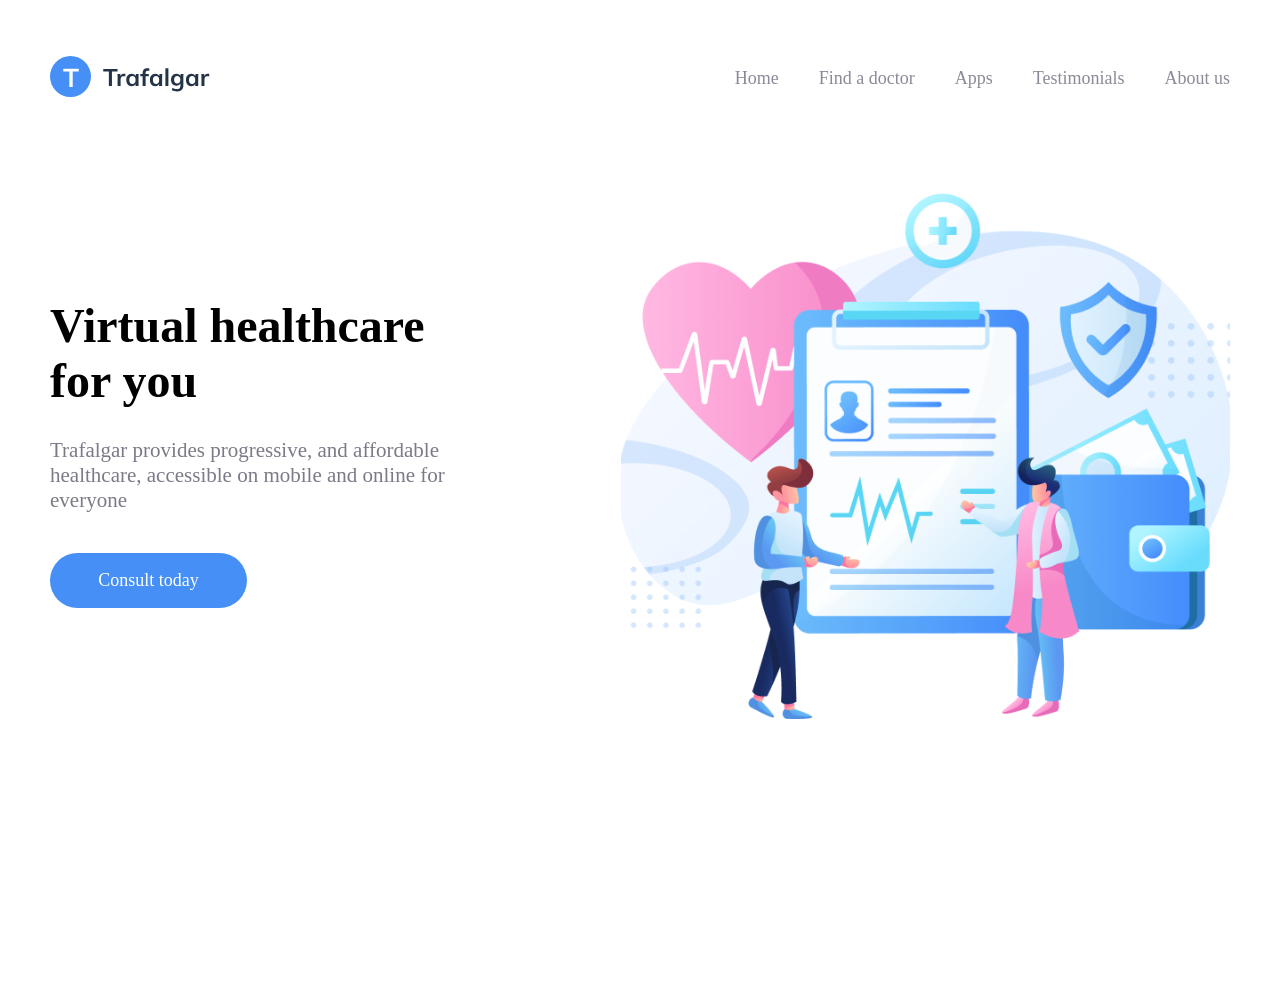
<file: index.html>
<!DOCTYPE html>
<html lang="en">

<head>
  <meta charset="UTF-8">
  <meta name="viewport" content="width=device-width, initial-scale=1.0">
  <title>Document</title>
  <link rel="stylesheet" href="./main.css">
</head>

<body>

  <header class="site-header">
    <div class="container">

      <div class="header-wrapper">
        <a href="/">
          <img src="./images/trafalgar-logo.svg" width="160" height="41" alt="trafalgar's logo ">
        </a>
        <nav class="navbar">
          <ul class="header-list">
            <li class="header-item"><a class="header-link" href="#">Home</a></li>
            <li class="header-item"><a class="header-link" href="#">Find a doctor</a></li>
            <li class="header-item"><a class="header-link" href="#">Apps</a></li>
            <li class="header-item"><a class="header-link" href="#">Testimonials</a></li>
            <li class="header-item"><a class="header-link" href="#">About us</a></li>
          </ul>
        </nav>

      </div>



    </div>
  </header>
  <!-- finish header -->
  <main>
    <section class="hero">
      <div class="container">
        <div class="hero-wrapper">
          <div class="hero-content">
            <h1 class="hero-title">Virtual healthcare for you</h1>
            <p class="hero-text">Trafalgar provides progressive, and affordable healthcare, accessible on mobile and online for everyone</p>
            <a href="#" class="hero-link">Consult today</a>
          </div>
          <img src="./images/hero-img.svg" width="609" height="532" alt=" rasm">
        </div>
      </div>
    </section>
    <!-- hero section Finish  -->
    <section class="services">
      <div class="container">
        
      </div>

    </section>


  </main>

</body>

</html>
</file>
<file: main.css>
*{
    box-sizing: border-box;
    margin: 0;
    padding: 0;
}
a{
    text-decoration: none;
}

.container{
    width: 1220px;
    margin: 0 auto;
    padding: 0 20px;
}

/* Header style  */

.site-header{
    padding-top: 56px;
    padding-bottom: 86px;
}

.header-wrapper{
    display: flex;
    align-items: center;
}

.navbar{
    margin-left: auto;
}

.header-list{
    list-style: none;
    display: flex;
    gap: 40px;
}

.header-link{
    font-size: 18px;
    color:  #1F1534;
    opacity: 0.5;
}

.header-link:hover{
    opacity: 1;
}

/*  finish header */

/* Hero style */

.hero{
    padding-bottom: 286px;
}

.hero-wrapper{
    display: flex;
    align-items: center;
    gap: 131px;
}

.hero-title{
    font-size: 48px;
    margin-bottom: 30px;
}
.hero-text{
    font-size: 21px;
    color: #7D7987;
    margin-bottom: 40px;
}

.hero-link{
    display: inline-block;
   color: #fff;
   background-color: #458FF6;
   width: 197px;
   padding: 17px;
   text-align: center;
   border-radius: 55px;
   font-size: 18px;
}

/* hero finish */
</file>
